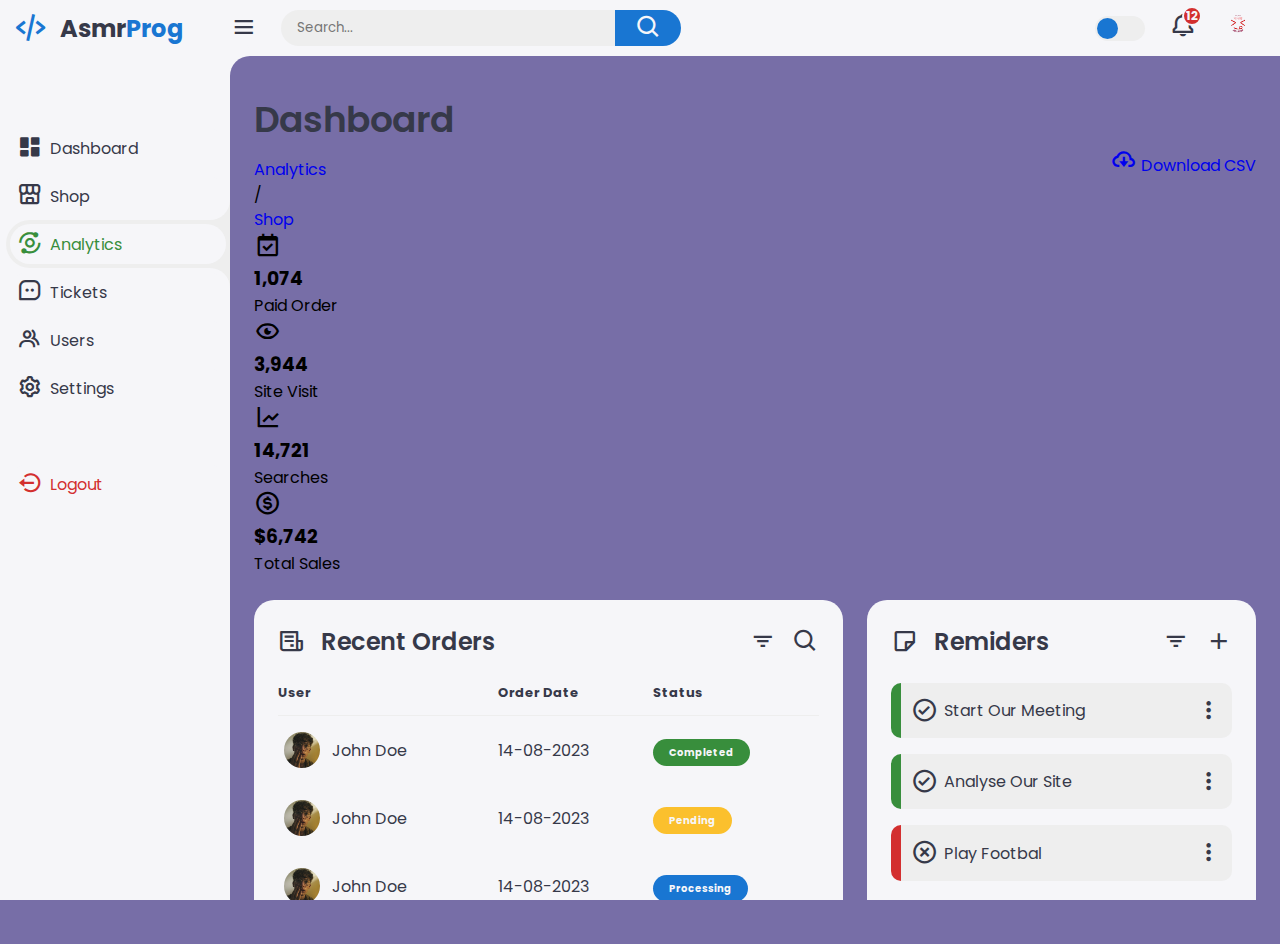
<file: Admin/index.html>
<!DOCTYPE html>
<html lang="en">
<head>
    <link href="favicon/logo yamjellyjoy.png" rel="icon">
    <meta charset="UTF-8">
    <meta name="viewport" content="width=device-width, initial-scale=1.0">
    <link href='https://unpkg.com/boxicons@2.1.4/css/boxicons.min.css' rel='stylesheet'>
    <link rel="stylesheet" href="style.css">
    <title>YAM JELLYJOY - Dashboard</title>
</head>

<body>

    <!-- Sidebar -->
    <div class="sidebar">
        <a href="#" class="logo">
            <i class='bx bx-code-alt'></i>
            <div class="logo-name"><span>Asmr</span>Prog</div>
        </a>
        <ul class="side-menu">
            <li><a href="#"><i class='bx bxs-dashboard'></i>Dashboard</a></li>
            <li><a href="#"><i class='bx bx-store-alt'></i>Shop</a></li>
            <li class="active"><a href="#"><i class='bx bx-analyse'></i>Analytics</a></li>
            <li><a href="#"><i class='bx bx-message-square-dots'></i>Tickets</a></li>
            <li><a href="#"><i class='bx bx-group'></i>Users</a></li>
            <li><a href="#"><i class='bx bx-cog'></i>Settings</a></li>
        </ul>
        <ul class="side-menu">
            <li>
                <a href="#" class="logout">
                    <i class='bx bx-log-out-circle'></i>
                    Logout
                </a>
            </li>
        </ul>
    </div>
    <!-- End of Sidebar -->

    <!-- Main Content -->
    <div class="content">
        <!-- Navbar -->
        <nav>
            <i class='bx bx-menu'></i>
            <form action="#">
                <div class="form-input">
                    <input type="search" placeholder="Search...">
                    <button class="search-btn" type="submit"><i class='bx bx-search'></i></button>
                </div>
            </form>
            <input type="checkbox" id="theme-toggle" hidden>
            <label for="theme-toggle" class="theme-toggle"></label>
            <a href="#" class="notif">
                <i class='bx bx-bell'></i>
                <span class="count">12</span>
            </a>
            <a href="#" class="profile">
                <img src="images/logo.png">
            </a>
        </nav>

        <!-- End of Navbar -->

        <main>
            <div class="header">
                <div class="left">
                    <h1>Dashboard</h1>
                    <ul class="breadcrumb">
                        <li><a href="#">
                                Analytics
                            </a></li>
                        /
                        <li><a href="#" class="active">Shop</a></li>
                    </ul>
                </div>
                <a href="#" class="report">
                    <i class='bx bx-cloud-download'></i>
                    <span>Download CSV</span>
                </a>
            </div>

            <!-- Insights -->
            <ul class="insights">
                <li>
                    <i class='bx bx-calendar-check'></i>
                    <span class="info">
                        <h3>
                            1,074
                        </h3>
                        <p>Paid Order</p>
                    </span>
                </li>
                <li><i class='bx bx-show-alt'></i>
                    <span class="info">
                        <h3>
                            3,944
                        </h3>
                        <p>Site Visit</p>
                    </span>
                </li>
                <li><i class='bx bx-line-chart'></i>
                    <span class="info">
                        <h3>
                            14,721
                        </h3>
                        <p>Searches</p>
                    </span>
                </li>
                <li><i class='bx bx-dollar-circle'></i>
                    <span class="info">
                        <h3>
                            $6,742
                        </h3>
                        <p>Total Sales</p>
                    </span>
                </li>
            </ul>
            <!-- End of Insights -->

            <div class="bottom-data">
                <div class="orders">
                    <div class="header">
                        <i class='bx bx-receipt'></i>
                        <h3>Recent Orders</h3>
                        <i class='bx bx-filter'></i>
                        <i class='bx bx-search'></i>
                    </div>
                    <table>
                        <thead>
                            <tr>
                                <th>User</th>
                                <th>Order Date</th>
                                <th>Status</th>
                            </tr>
                        </thead>
                        <tbody>
                            <tr>
                                <td>
                                    <img src="images/profile-1.jpg">
                                    <p>John Doe</p>
                                </td>
                                <td>14-08-2023</td>
                                <td><span class="status completed">Completed</span></td>
                            </tr>
                            <tr>
                                <td>
                                    <img src="images/profile-1.jpg">
                                    <p>John Doe</p>
                                </td>
                                <td>14-08-2023</td>
                                <td><span class="status pending">Pending</span></td>
                            </tr>
                            <tr>
                                <td>
                                    <img src="images/profile-1.jpg">
                                    <p>John Doe</p>
                                </td>
                                <td>14-08-2023</td>
                                <td><span class="status process">Processing</span></td>
                            </tr>
                        </tbody>
                    </table>
                </div>

                <!-- Reminders -->
                <div class="reminders">
                    <div class="header">
                        <i class='bx bx-note'></i>
                        <h3>Remiders</h3>
                        <i class='bx bx-filter'></i>
                        <i class='bx bx-plus'></i>
                    </div>
                    <ul class="task-list">
                        <li class="completed">
                            <div class="task-title">
                                <i class='bx bx-check-circle'></i>
                                <p>Start Our Meeting</p>
                            </div>
                            <i class='bx bx-dots-vertical-rounded'></i>
                        </li>
                        <li class="completed">
                            <div class="task-title">
                                <i class='bx bx-check-circle'></i>
                                <p>Analyse Our Site</p>
                            </div>
                            <i class='bx bx-dots-vertical-rounded'></i>
                        </li>
                        <li class="not-completed">
                            <div class="task-title">
                                <i class='bx bx-x-circle'></i>
                                <p>Play Footbal</p>
                            </div>
                            <i class='bx bx-dots-vertical-rounded'></i>
                        </li>
                    </ul>
                </div>

                <!-- End of Reminders-->

            </div>

        </main>

    </div>

    <script src="index.js"></script>
</body>

</html>
</file>
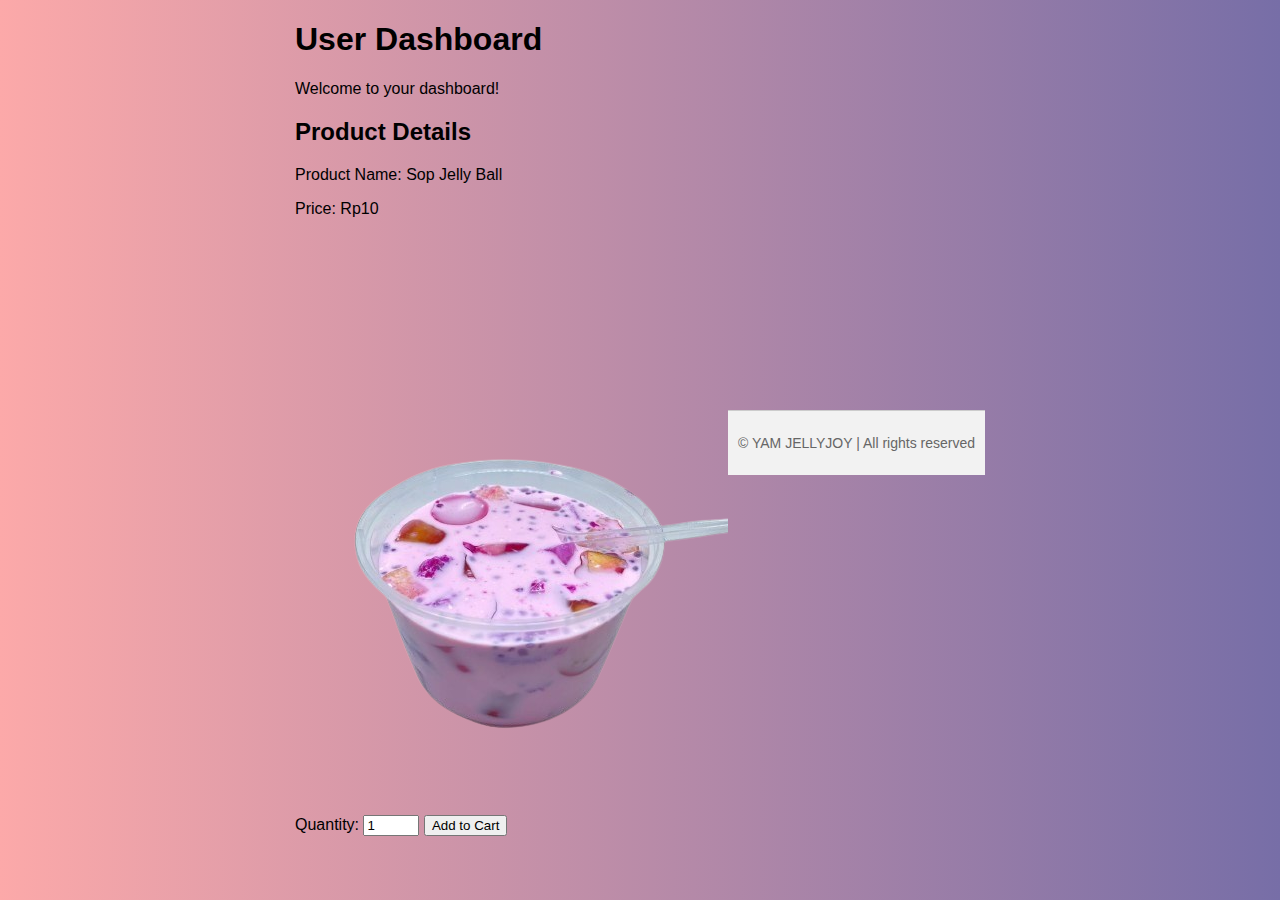
<file: user/shop.html>
<!DOCTYPE html>
<html lang="en">
<head>
    <meta charset="UTF-8">
    <meta name="viewport" content="width=device-width, initial-scale=1.0">
    <title>Document</title>
    <link rel="stylesheet" href="style.css">
</head>
<body>
    <div>
        <h1>User Dashboard</h1>
        <p>Welcome to your dashboard!</p>
        <!-- Add your dashboard content here -->
        <div>
            <h2>Product Details</h2>
            <p>Product Name: Sop Jelly Ball</p>
            <p>Price: Rp10</p>
            <img src="produk.png" alt="produk">
            <form>
                <label for="quantity">Quantity:</label>
                <input type="number" id="quantity" name="quantity" min="1" max="10" value="1">
                <button type="submit">Add to Cart</button>
            </form>
        </div>
    </div>
    <footer class="dashboard-footer">
        <p>&copy; YAM JELLYJOY | All rights reserved</p>
    </footer>
</body>
</html>
</file>
<file: Admin/style.css>
@import url('https://fonts.googleapis.com/css2?family=Poppins:wght@300;400;500;600;700;800&display=swap');

:root {
    --light: #f6f6f9;
    --primary: #1976D2;
    --light-primary: #CFE8FF;
    --grey: #eee;
    --dark-grey: #AAAAAA;
    --dark: #363949;
    --danger: #D32F2F;
	--light-danger: #FECDD3;
    --warning: #FBC02D;
    --light-warning: #FFF2C6;
    --success: #388E3C;
    --light-success: #BBF7D0;
    --YAM:#8B743D;
}

.moving-text {
    display: inline-block;
    font-size: 40px;
    color: #EBB9D4;
}
*{
    margin: 0;
    padding: 0;
    box-sizing: border-box;
    font-family: 'Poppins', sans-serif;
}

.bx{
    font-size: 1.7rem;
}

a{
    text-decoration: none;
}

li{
    list-style: none;
}

html{
    overflow-x: hidden;
}

body.dark{
    --light: #191725;
    --grey: #25252c;
    --dark: #fbfbfb
}

body{
    background:#776EA7;
    overflow-x: hidden;
}

.sidebar{
    position: fixed;
    top: 0;
    left: 0;
    background: var(--light);
    width: 230px;
    height: 100%;
    z-index: 2000;
    overflow-x: hidden;
    scrollbar-width: none;
    transition: all 0.3s ease;
}

.sidebar::-webkit-scrollbar{
    display: none;
}

.sidebar.close{
    width: 60px;
}

.sidebar .logo{
    font-size: 24px;
    font-weight: 700;
    height: 56px;
    display: flex;
    align-items: center;
    color: var(--primary);
    z-index: 500;
    padding-bottom: 20px;
    box-sizing: content-box;
}


.sidebar .logo .logo-name span{
    color: var(--dark);
}

.sidebar .logo .bx{
    min-width: 60px;
    display: flex;
    justify-content: center;
    font-size: 2.2rem;
}

.sidebar .side-menu{
    width: 100%;
    margin-top: 48px;
}

.sidebar .side-menu li{
    height: 48px;
    background: transparent;
    margin-left: 6px;
    border-radius: 48px 0 0 48px;
    padding: 4px;
}

.sidebar .side-menu li.active{
    background: var(--grey);
    position: relative;
}

.sidebar .side-menu li.active::before{
    content: "";
    position: absolute;
    width: 40px;
    height: 40px;
    border-radius: 50%;
    top: -40px;
    right: 0;
    box-shadow: 20px 20px 0 var(--grey);
    z-index: -1;
}

.sidebar .side-menu li.active::after{
    content: "";
    position: absolute;
    width: 40px;
    height: 40px;
    border-radius: 50%;
    bottom: -40px;
    right: 0;
    box-shadow: 20px -20px 0 var(--grey);
    z-index: -1;
}

.sidebar .side-menu li a{
    width: 100%;
    height: 100%;
    background: var(--light);
    display: flex;
    align-items: center;
    border-radius: 48px;
    font-size: 16px;
    color: var(--dark);
    white-space: nowrap;
    overflow-x: hidden;
    transition: all 0.3s ease;
}

.sidebar .side-menu li.active a{
    color: var(--success);
}

.sidebar.close .side-menu li a{
    width: calc(48px - (4px * 2));
    transition: all 0.3s ease;
}

.sidebar .side-menu li a .bx{
    min-width: calc(60px - ((4px + 6px) * 2));
    display: flex;
    font-size: 1.6rem;
    justify-content: center;
}

.sidebar .side-menu li a.logout{
    color: var(--danger);
}

.content{
    position: relative;
    width: calc(100% - 230px);
    left: 230px;
    transition: all 0.3s ease;
}

.sidebar.close~.content{
    width: calc(100% - 60px);
    left: 60px;
}

.content nav{
    height: 56px;
    background: var(--light);
    padding: 0 24px 0 0;
    display: flex;
    align-items: center;
    grid-gap: 24px;
    position: sticky;
    top: 0;
    left: 0;
    z-index: 1000;
}

.content nav::before{
    content: "";
    position: absolute;
    width: 40px;
    height: 40px;
    bottom: -40px;
    left: 0;
    border-radius: 50%;
    box-shadow: -20px -20px 0 var(--light);
}

.content nav a{
    color: var(--dark);
}

.content nav .bx.bx-menu{
    cursor: pointer;
    color: var(--dark);
}

.content nav form{
    max-width: 400px;
    width: 100%;
    margin-right: auto;
}

.content nav form .form-input{
    display: flex;
    align-items: center;
    height: 36px;
}

.content nav form .form-input input{
    flex-grow: 1;
    padding: 0 16px;
    height: 100%;
    border: none;
    background: var(--grey);
    border-radius: 36px 0 0 36px;
    outline: none;
    width: 100%;
    color: var(--dark);
}

.content nav form .form-input button{
    width: 80px;
    height: 100%;
    display: flex;
    justify-content: center;
    align-items: center;
    background: var(--primary);
    color: var(--light);
    font-size: 18px;
    border: none;
    outline: none;
    border-radius: 0 36px 36px 0;
    cursor: pointer;
}

.content nav .notif{
    font-size: 20px;
    position: relative;
}

.content nav .notif .count{
    position: absolute;
    top: -6px;
    right: -6px;
    width: 20px;
    height: 20px;
    background: var(--danger);
    border-radius: 50%;
    color: var(--light);
    border: 2px solid var(--light);
    font-weight: 700;
    font-size: 12px;
    display: flex;
    align-items: center;
    justify-content: center;
}

.content nav .profile img{
    width: 36px;
    height: 36px;
    object-fit: cover;
    border-radius: 50%;
}

.content nav .theme-toggle{
    display: block;
    min-width: 50px;
    height: 25px;
    background: var(--grey);
    cursor: pointer;
    position: relative;
    border-radius: 25px;
}

.content nav .theme-toggle::before{
    content: "";
    position: absolute;
    top: 2px;
    left: 2px;
    bottom: 2px;
    width: calc(25px - 4px);
    background: var(--primary);
    border-radius: 50%;
    transition: all 0.3s ease;
}

.content nav #theme-toggle:checked+.theme-toggle::before{
    left: calc(100% - (25px - 4px) - 2px);
}

.content main{
    width: 100%;
    padding: 36px 24px;
    max-height: calc(100vh - 56px);
}

.content main .header{
    display: flex;
    align-items: center;
    justify-content: space-between;
    grid-gap: 16px;
    flex-wrap: wrap;
}

.content main .header .left h1{
    font-size: 36px;
    font-weight: 600;
    margin-bottom: 10px;
    color: var(--dark);
}


.content main .bottom-data{
    display: flex;
    flex-wrap: wrap;
    grid-gap: 24px;
    margin-top: 24px;
    width: 100%;
    color: var(--dark);
}

.content main .bottom-data>div{
    border-radius: 20px;
    background: var(--light);
    padding: 24px;
    overflow-x: auto;
}

.content main .bottom-data .header{
    display: flex;
    align-items: center;
    grid-gap: 16px;
    margin-bottom: 24px;
}

.content main .bottom-data .header h3{
    margin-right: auto;
    font-size: 24px;
    font-weight: 600;
}

.content main .bottom-data .header .bx{
    cursor: pointer;
}

.content main .bottom-data .orders{
    flex-grow: 1;
    flex-basis: 500px;
}

.content main .bottom-data .orders table{
    width: 100%;
    border-collapse: collapse;
}

.content main .bottom-data .orders table th{
    padding-bottom: 12px;
    font-size: 13px;
    text-align: left;
    border-bottom: 1px solid var(--grey);
}

.content main .bottom-data .orders table td{
    padding: 16px 0;
}

.content main .bottom-data .orders table tr td:first-child{
    display: flex;
    align-items: center;
    grid-gap: 12px;
    padding-left: 6px;
}

.content main .bottom-data .orders table td img{
    width: 36px;
    height: 36px;
    border-radius: 50%;
    object-fit: cover;
}

.content main .bottom-data .orders table tbody tr{
    cursor: pointer;
    transition: all 0.3s ease;
}

.content main .bottom-data .orders table tbody tr:hover{
    background: var(--grey);
}

.content main .bottom-data .orders table tr td .status{
    font-size: 10px;
    padding: 6px 16px;
    color: var(--light);
    border-radius: 20px;
    font-weight: 700;
}

.content main .bottom-data .orders table tr td .status.completed{
    background: var(--success);
}

.content main .bottom-data .orders table tr td .status.process{
    background: var(--primary);
}

.content main .bottom-data .orders table tr td .status.pending{
    background: var(--warning);
}

.content main .bottom-data .reminders{
    flex-grow: 1;
    flex-basis: 300px;
}

.content main .bottom-data .reminders .task-list{
    width: 100%;
}

.content main .bottom-data .reminders .task-list li{
    width: 100%;
    margin-bottom: 16px;
    background: var(--grey);
    padding: 14px 10px;
    border-radius: 10px;
    display: flex;
    align-items: center;
    justify-content: space-between;
}

.content main .bottom-data .reminders .task-list li .task-title{
    display: flex;
    align-items: center;
}

.content main .bottom-data .reminders .task-list li .task-title p{
    margin-left: 6px;
}

.content main .bottom-data .reminders .task-list li .bx{
  cursor: pointer;  
}

.content main .bottom-data .reminders .task-list li.completed{
    border-left: 10px solid var(--success);
}

.content main .bottom-data .reminders .task-list li.not-completed{
    border-left: 10px solid var(--danger);
}

.content main .bottom-data .reminders .task-list li:last-child{
   margin-bottom: 0;
}

@media screen and (max-width: 768px) {
    .sidebar{
        width: 200px;
    }

    .content{
        width: calc(100% - 60px);
        left: 200px;
    }

}

@media screen and (max-width: 576px) {
    
    .content nav form .form-input input{
        display: none;
    }

    .content nav form .form-input button{
        width: auto;
        height: auto;
        background: transparent;
        color: var(--dark);
        border-radius: none;
    }

    .content nav form.show .form-input input{
        display: block;
        width: 100%;
    }

    .content nav form.show .form-input button{
        width: 36px;
        height: 100%;
        color: var(--light);
        background: var(--danger);
        border-radius: 0 36px 36px 0;
    }

    .content nav form.show~.notif, .content nav form.show~.profile{
        display: none;
    }

    .content main .insights {
        grid-template-columns: 1fr;
    }

    .content main .bottom-data .header{
        min-width: 340px;
    }

    .content main .bottom-data .orders table{
        min-width: 340px;
    }

    .content main .bottom-data .reminders .task-list{
        min-width: 340px;
    }

    
@keyframes moveText {
    0% { transform: translateX(0); }
    50% { transform: translateX(20px); }
    100% { transform: translateX(0); }
}

.moving-text {
    display: inline-block;
    font-size: 40px;
    color: #EBB9D4;
}

.moving-text:hover {
    animation: moveText 1s infinite;
}


}
</file>
<file: user/style.css>
/* CSS untuk tampilan yang lebih menarik pada shop.html */

/* Gaya umum */
body {
    font-family: Arial, sans-serif;
    background: linear-gradient(to left, #776EA7, rgba(252,169,169,1));
    margin: 0;
    padding: 0;
    display: flex;
    justify-content: center;
    align-items: center;
}



<style>
        /* Add your custom CSS styles here */
        .dashboard-container {
            max-width: 800px;
            margin: 0 auto;
            padding: 20px;
            background-color: #f2f2f2;
            border-radius: 5px;
            box-shadow: 0 0 10px rgba(0, 0, 0, 0.1);
        }

        .dashboard-container h1 {
            color: #333;
            font-size: 24px;
            margin-bottom: 10px;
        }

        .dashboard-container p {
            color: #666;
            font-size: 16px;
            margin-bottom: 20px;
        }

        .dashboard-container h2 {
            color: #333;
            font-size: 20px;
            margin-bottom: 10px;
        }

        .dashboard-container p.product-info {
            color: #666;
            font-size: 16px;
            margin-bottom: 10px;
        }

        .dashboard-container img {
            max-width: 100%;
            height: auto;
            margin-bottom: 20px;
        }

        .dashboard-container form {
            margin-bottom: 20px;
        }

        .dashboard-container label {
            display: block;
            margin-bottom: 5px;
            color: #333;
            font-size: 16px;
        }

        .dashboard-container input[type="number"] {
            width: 50px;
            padding: 5px;
            border: 1px solid #ccc;
            border-radius: 3px;
            font-size: 16px;
        }

        .dashboard-container button[type="submit"] {
            padding: 10px 20px;
            background-color: #333;
            color: #fff;
            border: none;
            border-radius: 3px;
            font-size: 16px;
            cursor: pointer;
        }

        .dashboard-footer {
            text-align: center;
            margin-top: 50px;
            padding: 10px;
            background-color: #f2f2f2;
            border-top: 1px solid #ccc;
        }

        .dashboard-footer p {
            color: #666;
            font-size: 14px;
        }
    </style>

/* Gaya untuk footer */
footer {
    background-color: #333;
    color: #fff;
    padding: -10px;
    text-align: center;
    position: fixed;
    bottom: -50px; /* Adjust the value to move the footer down */
    left: 0;
    width: 100%;
}
</file>
